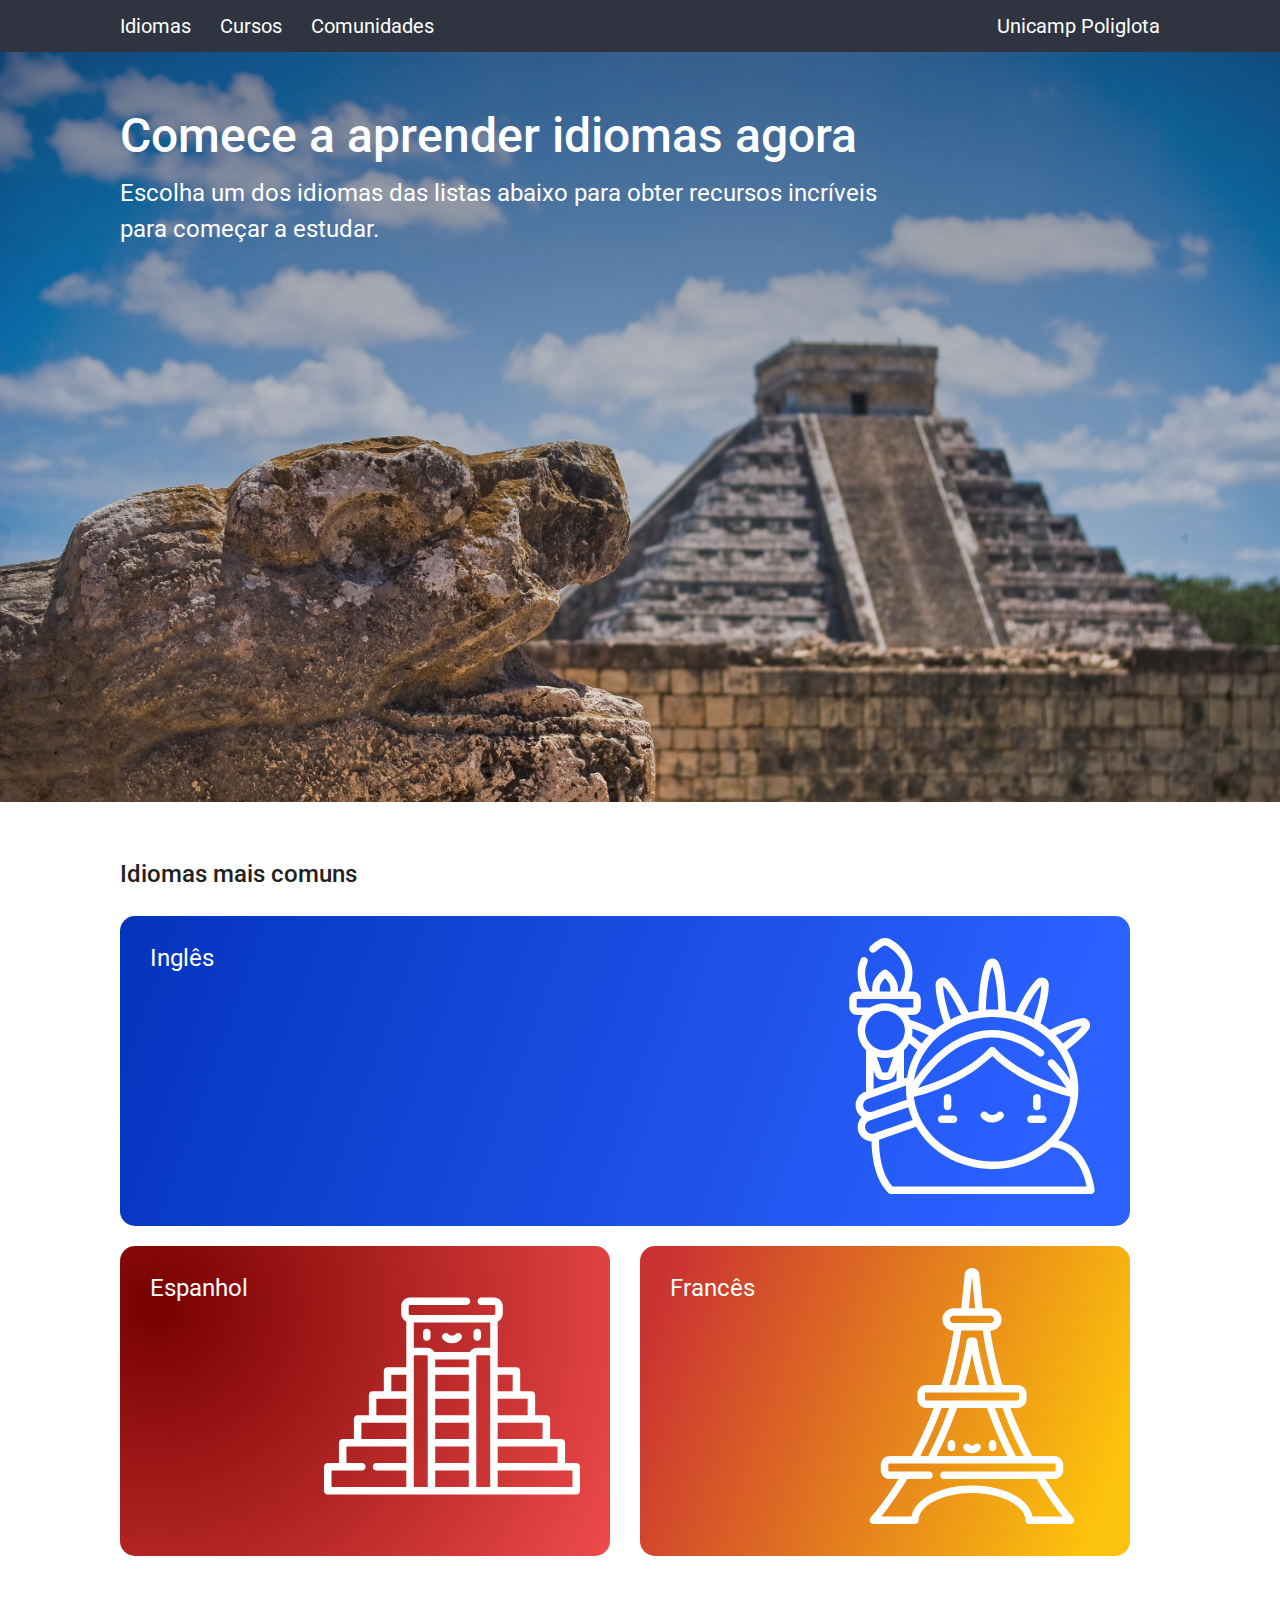
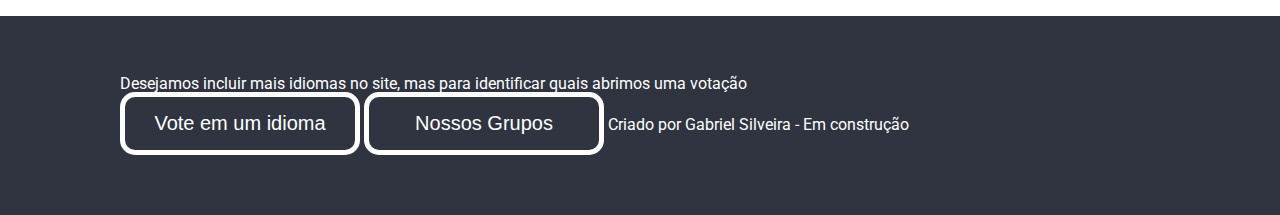
<file: index.html>
<!DOCTYPE html>
<html>
    <head>
        <title>Unicamp Poliglota</title>
        <meta name="viewport" content="width=device-width, initial-scale=1">
        <link href="https://fonts.googleapis.com/css2?family=Roboto:wght@100;300;400;700;900&display=swap" rel="stylesheet">
        <link rel="stylesheet" type="text/css" href="css/reset.css">
        <link rel="stylesheet" type="text/css" href="css/stylesheet.css">
    </head>
    <body>
        <div id="header">
            <nav id="menu-container">
                <ul>
                    <li>Idiomas</li>
                    <li>Cursos</li>
                    <li>Comunidades</li>
                </ul>
                
            </nav>
            <span id="logo">Unicamp Poliglota</span>
        </div>
        <section id="content-header">
            <div class="copy">
                <h1 class="title">Comece a aprender idiomas agora</h1>
                <p>Escolha um dos idiomas das listas abaixo para obter recursos incríveis para começar a estudar.</p>
                <!--<span class="footnote">*As listas são organizadas de acordo com cada árvore linguística a que o idioma pertence.</span>-->
            </div>
        </section>
        <div id="container">
            <section>
                <div class="section-header">
                    <h1 class="title">Idiomas mais comuns</h1>
                    <!--<span class="label">filtros</span>
                    <img width="16" height="16" src="images/filter.svg" alt="Filtros"/>-->
                </div>
                <div class="size-adjusted-flex-container">
                    <div class="card color1">
                        <h2>Inglês</h2>
                        <img class="card-image" width="256" height="256" src="images/icons/english.svg" alt="Filtros"/>
                    </div>
                </div>
                <div class="size-adjusted-flex-container">
                    <div class="card color3">
                        <h2>Espanhol</h2>
                        <img class="card-image" width="256" height="256" src="images/icons/spanish.svg" alt="Filtros"/>
                    </div>
                    <div class="card color2">
                        <h2>Francês</h2>
                        <img class="card-image" width="256" height="256" src="images/icons/french.svg" alt="Filtros"/>
                    </div>
                </div>
            </section>
            <!--
            <section>
                <div class="section-header">
                    <h1 class="title">Idiomas Germânicos</h1>
                    <span class="label">filtros</span>
                    <img width="16" height="16" src="images/filter.svg" alt="Filtros"/>
                </div>
                <div class="flex-container germanic">
                    <div class="card">
                        <h2>Inglês</h2>
                    </div>
                    <div class="card">
                        <h2>Alemão</h2>
                    </div>
                    <div class="card">
                        <h2>Holândes</h2>
                    </div>
                    <div class="card">
                        <h2>Sueco</h2>
                    </div>
                    <div class="card">
                        <h2>Noruegues</h2>
                    </div>
                    <div class="card">
                        <h2>Dinamarques</h2>
                    </div>
                </div>
            </section>
            <section>
                <div class="section-header">
                    <h1 class="title">Idiomas Latinos</h1>
                </div>
                <div class="flex-container latin">
                    <div class="card">
                        <h2>Espanhol</h2>
                    </div>
                    <div class="card">
                        <h2>Francês</h2>
                    </div>
                    <div class="card">
                        <h2>Italiano</h2>
                    </div>
                    <div class="card">
                        <h2>Romeno</h2>
                    </div>
                </div>
            </section>-->
        </div>
        <footer id="footer">
            <p>Desejamos incluir mais idiomas no site, mas para identificar quais abrimos uma votação</p>
            <button class="button">Vote em um idioma</button>
            <button class="button">Nossos Grupos</button>
            <span>Criado por Gabriel Silveira - Em construção</span>
        </footer>
        <script src="js/app.js"></script>
    </body>
</html>
</file>
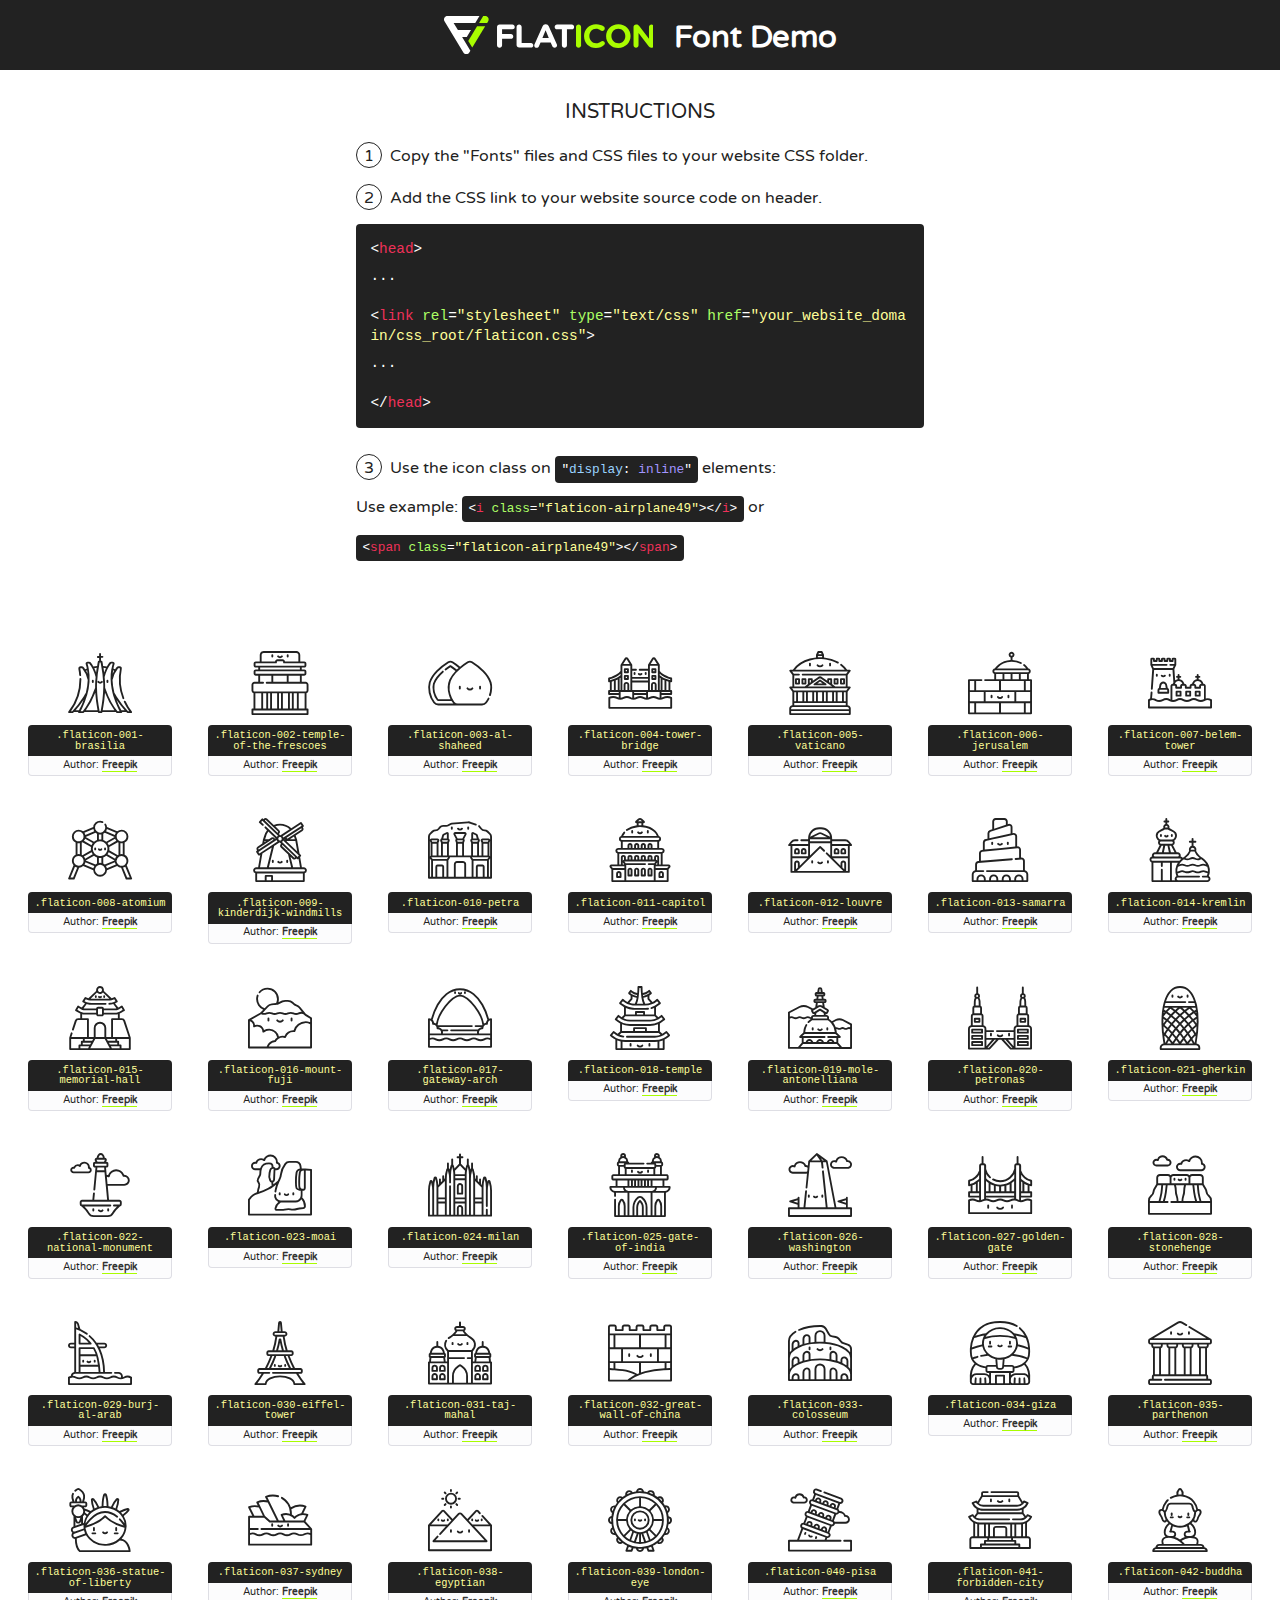
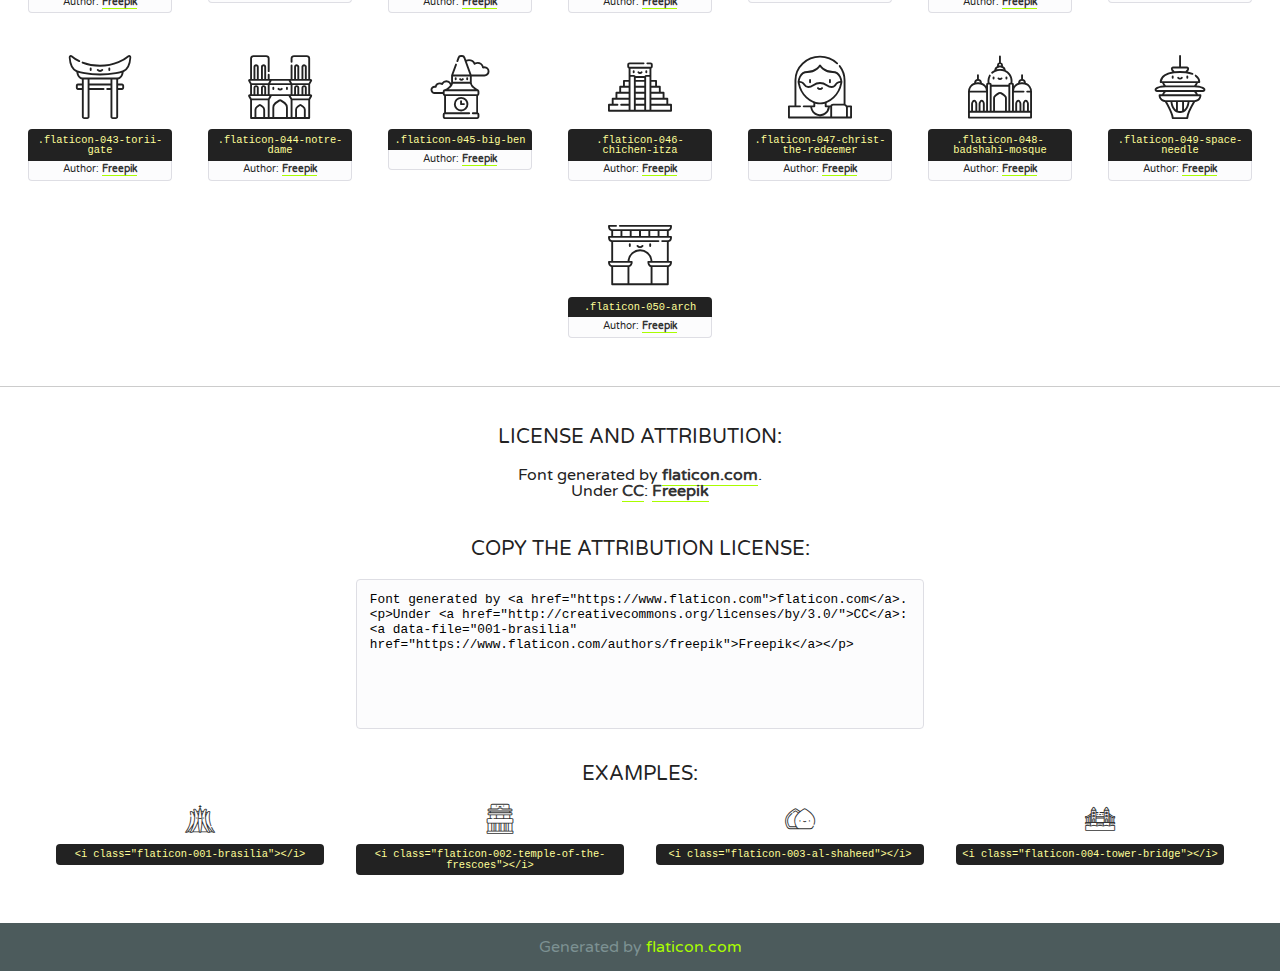
<file: images/809318-landmarks-monuments/font/flaticon.html>
<!DOCTYPE html>
<!--
  Flaticon icon font: Flaticon
  Creation date: 30/04/2018 08:19
-->
<html>
<!DOCTYPE html>
<html>

<head>
    <title>Flaticon WebFont</title>
    <link href="http://fonts.googleapis.com/css?family=Varela+Round" rel="stylesheet" type="text/css" />
    <link rel="stylesheet" type="text/css" href="flaticon.css">
    <meta charset="UTF-8">
    <style>
    html, body, div, span, applet, object, iframe,
    h1, h2, h3, h4, h5, h6, p, blockquote, pre,
    a, abbr, acronym, address, big, cite, code,
    del, dfn, em, img, ins, kbd, q, s, samp,
    small, strike, strong, sub, sup, tt, var,
    b, u, i, center,
    dl, dt, dd, ol, ul, li,
    fieldset, form, label, legend,
    table, caption, tbody, tfoot, thead, tr, th, td,
    article, aside, canvas, details, embed, 
    figure, figcaption, footer, header, hgroup, 
    menu, nav, output, ruby, section, summary,
    time, mark, audio, video {
        margin: 0;
        padding: 0;
        border: 0;
        font-size: 100%;
        font: inherit;
        vertical-align: baseline;
    }
    /* HTML5 display-role reset for older browsers */
    article, aside, details, figcaption, figure, 
    footer, header, hgroup, menu, nav, section {
        display: block;
    }
    body {
        line-height: 1;
    }
    ol, ul {
        list-style: none;
    }
    blockquote, q {
        quotes: none;
    }
    blockquote:before, blockquote:after,
    q:before, q:after {
        content: '';
        content: none;
    }
    table {
        border-collapse: collapse;
        border-spacing: 0;
    }
    body {
        font-family: 'Varela Round', Helvetica, Arial, sans-serif;
        font-size: 16px;
        color: #222;
    }
    a {
        color: #333;
        border-bottom: 1px solid #a9fd00;
        font-weight: bold;
        text-decoration: none;
    }
    * {
        -moz-box-sizing: border-box;
        -webkit-box-sizing: border-box;
        box-sizing: border-box;
        margin: 0;
        padding: 0;
    }
    [class^="flaticon-"]:before, [class*=" flaticon-"]:before, [class^="flaticon-"]:after, [class*=" flaticon-"]:after {
        font-family: Flaticon;
        font-size: 30px;
        font-style: normal;
        margin-left: 20px;
        color: #333;
    }
    .wrapper {
        max-width: 600px;
        margin: auto;
        padding: 0 1em;
    }
    .title {
        font-size: 1.25em;
        text-align: center;
        margin-bottom: 1em;
        text-transform: uppercase;
    }
    header {
        text-align: center;
        background-color: #222;
        color: #fff;
        padding: 1em;
    }
    header .logo {
        width: 210px;
        height: 38px;
        display: inline-block;
        vertical-align: middle;
        margin-right: 1em;
        border: none;
    }
    header strong {
        font-size: 1.95em;
        font-weight: bold;
        vertical-align: middle;
        margin-top: 5px;
        display: inline-block;
    }
    .demo {
        margin: 2em auto;
        line-height: 1.25em;
    }
    .demo ul li {
        margin-bottom: 1em;
    }
    .demo ul li .num {
        color: #222;
        border-radius: 20px;
        display: inline-block;
        width: 26px;
        padding: 3px;
        height: 26px;
        text-align: center;
        margin-right: 0.5em;
        border: 1px solid #222;
    }
    .demo ul li code {
        background-color: #222;
        border-radius: 4px;
        padding: 0.25em 0.5em;
        display: inline-block;
        color: #fff;
        font-family: Consolas,Monaco,Lucida Console,Liberation Mono,DejaVu Sans Mono,Bitstream Vera Sans Mono,Courier New, monospace;
        font-weight: lighter;
        margin-top: 1em;
        font-size: 0.8em;
        word-break: break-all;
    }
    .demo ul li code.big {
        padding: 1em;
        font-size: 0.9em;
    }
    .demo ul li code .red {
        color: #EF3159;
    }
    .demo ul li code .green {
        color: #ACFF65;
    }
    .demo ul li code .yellow {
        color: #FFFF99;
    }
    .demo ul li code .blue {
        color: #99D3FF;
    }
    .demo ul li code .purple {
        color: #A295FF;
    }
    .demo ul li code .dots {
        margin-top: 0.5em;
        display: block;
    }
    #glyphs {
        border-bottom: 1px solid #ccc;
        padding: 2em 0;
        text-align: center;
    }
    .glyph {
        display: inline-block;
        width: 9em;
        margin: 1em;
        text-align: center;
        vertical-align: top;
        background: #FFF;
    }
    .glyph .glyph-icon {
        padding: 10px;
        display: block;
        font-family:"Flaticon";
        font-size: 64px;
        line-height: 1;
    }
    .glyph .glyph-icon:before {
        font-size: 64px;
        color: #222;
        margin-left: 0;
    }
    .class-name {
        font-size: 0.65em;
        background-color: #222;
        color: #fff;
        border-radius: 4px 4px 0 0;
        padding: 0.5em;
        color: #FFFF99;
        font-family: Consolas,Monaco,Lucida Console,Liberation Mono,DejaVu Sans Mono,Bitstream Vera Sans Mono,Courier New, monospace;
    }
    .author-name {
        font-size: 0.6em;
        background-color: #fcfcfd;
        border: 1px solid #DEDEE4;
        border-top: 0;
        border-radius: 0 0 4px 4px;
        padding: 0.5em;
    }
    .class-name:last-child {
        font-size: 10px;
        color:#888;
    }
    .class-name:last-child a {
        font-size: 10px;
        color:#555;
    }
    .class-name:last-child a:hover {
        color:#a9fd00;
    }
    .glyph > input {
        display: block;
        width: 100px;
        margin: 5px auto;
        text-align: center;
        font-size: 12px;
        cursor: text;
    }
    .glyph > input.icon-input {
        font-family:"Flaticon";
        font-size: 16px;
        margin-bottom: 10px;
    }
    .attribution .title {
        margin-top: 2em;
    }
    .attribution textarea {
        background-color: #fcfcfd;
        padding: 1em;
        border: none;
        box-shadow: none;
        border: 1px solid #DEDEE4;
        border-radius: 4px;
        resize: none;
        width: 100%;
        height: 150px;
        font-size: 0.8em;
        font-family: Consolas,Monaco,Lucida Console,Liberation Mono,DejaVu Sans Mono,Bitstream Vera Sans Mono,Courier New, monospace;
        -webkit-appearance: none;
    }
    .iconsuse {
        margin: 2em auto;
        text-align: center;
        max-width: 1200px;
    }
    .iconsuse:after {
        content: '';
        display: table;
        clear: both;
    }
    .iconsuse .image {
        float: left;
        width: 25%;
        padding: 0 1em;
    }
    .iconsuse .image p {
        margin-bottom: 1em;
    }
    .iconsuse .image span {
        display: block;
        font-size: 0.65em;
        background-color: #222;
        color: #fff;
        border-radius: 4px;
        padding: 0.5em;
        color: #FFFF99;
        margin-top: 1em;
        font-family: Consolas,Monaco,Lucida Console,Liberation Mono,DejaVu Sans Mono,Bitstream Vera Sans Mono,Courier New, monospace;
    }
    #footer {
        text-align: center;
        background-color: #4C5B5C;
        color: #7c9192;
        padding: 1em;
    }
    #footer a {
        border: none;
        color: #a9fd00;
        font-weight: normal;
    }
    @media (max-width: 960px) {
        .iconsuse .image {
            width: 50%;
        }
    }
    @media (max-width: 560px) {
        .iconsuse .image {
            width: 100%;
        }
    }
    </style>
</head>

<body class="characters-off">

    <header>
        <a href="https://www.flaticon.com" target="_blank" class="logo">
            <svg version="1.1" xmlns="http://www.w3.org/2000/svg" xmlns:xlink="http://www.w3.org/1999/xlink" xmlns:a="http://ns.adobe.com/AdobeSVGViewerExtensions/3.0/" viewBox="0 0 560.875 102.036" enable-background="new 0 0 560.875 102.036" xml:space="preserve">
                <defs>
                </defs>
                <g>
                    <g class="letters">
                        <path fill="#ffffff" d="M141.596,29.675c0-3.777,2.985-6.767,6.764-6.767h34.438c3.426,0,6.15,2.728,6.15,6.15
                        c0,3.43-2.724,6.149-6.15,6.149h-27.674v13.091h23.719c3.429,0,6.151,2.724,6.151,6.15c0,3.43-2.723,6.149-6.151,6.149h-23.719
                        v17.574c0,3.773-2.986,6.761-6.764,6.761c-3.779,0-6.764-2.989-6.764-6.761V29.675z"></path>
                        <path fill="#ffffff" d="M193.844,29.149c0-3.781,2.985-6.767,6.764-6.767c3.776,0,6.763,2.985,6.763,6.767v42.957h25.039
                        c3.426,0,6.149,2.726,6.149,6.153c0,3.425-2.723,6.15-6.149,6.15h-31.802c-3.779,0-6.764-2.986-6.764-6.768V29.149z"></path>
                        <path fill="#ffffff" d="M241.891,75.71l21.438-48.407c1.492-3.341,4.215-5.357,7.906-5.357h0.792
                        c3.686,0,6.323,2.017,7.815,5.357l21.439,48.407c0.436,0.967,0.701,1.845,0.701,2.723c0,3.602-2.809,6.501-6.414,6.501
                        c-3.161,0-5.269-1.845-6.499-4.655l-4.132-9.661h-27.059l-4.301,10.102c-1.144,2.631-3.426,4.214-6.237,4.214
                        c-3.517,0-6.24-2.81-6.24-6.325C241.1,77.64,241.451,76.677,241.891,75.71z M279.932,58.666l-8.521-20.297l-8.526,20.297H279.932
                        z"></path>
                        <path fill="#ffffff" d="M314.864,35.387H301.86c-3.429,0-6.239-2.813-6.239-6.238c0-3.429,2.811-6.24,6.239-6.24h39.533
                        c3.426,0,6.237,2.811,6.237,6.24c0,3.425-2.811,6.238-6.237,6.238h-13.001v42.785c0,3.773-2.99,6.761-6.764,6.761
                        c-3.779,0-6.764-2.989-6.764-6.761V35.387z"></path>
                        <path fill="#A9FD00" d="M352.615,29.149c0-3.781,2.985-6.767,6.767-6.767c3.774,0,6.761,2.985,6.761,6.767v49.024
                        c0,3.773-2.987,6.761-6.761,6.761c-3.781,0-6.767-2.989-6.767-6.761V29.149z"></path>
                        <path fill="#A9FD00" d="M374.132,53.836v-0.179c0-17.481,13.178-31.801,32.065-31.801c9.22,0,15.459,2.458,20.557,6.238
                        c1.402,1.054,2.637,2.985,2.637,5.357c0,3.692-2.985,6.59-6.681,6.59c-1.845,0-3.071-0.702-4.044-1.319
                        c-3.776-2.813-7.729-4.393-12.562-4.393c-10.364,0-17.831,8.611-17.831,19.154v0.173c0,10.542,7.291,19.329,17.831,19.329
                        c5.715,0,9.492-1.756,13.359-4.834c1.049-0.874,2.458-1.491,4.039-1.491c3.429,0,6.325,2.813,6.325,6.236
                        c0,2.106-1.056,3.78-2.282,4.834c-5.539,4.834-12.036,7.733-21.878,7.733C387.572,85.464,374.132,71.493,374.132,53.836z"></path>
                        <path fill="#A9FD00" d="M433.009,53.836v-0.179c0-17.481,13.79-31.801,32.766-31.801c18.981,0,32.592,14.143,32.592,31.628v0.173
                        c0,17.483-13.785,31.807-32.769,31.807C446.625,85.464,433.009,71.32,433.009,53.836z M484.224,53.836v-0.179
                        c0-10.539-7.725-19.326-18.626-19.326c-10.893,0-18.449,8.611-18.449,19.154v0.173c0,10.542,7.73,19.329,18.626,19.329
                        C476.676,72.986,484.224,64.378,484.224,53.836z"></path>
                        <path fill="#A9FD00" d="M506.233,29.321c0-3.774,2.99-6.763,6.767-6.763h1.401c3.252,0,5.183,1.583,7.029,3.953l26.093,34.265
                        V29.059c0-3.692,2.99-6.677,6.681-6.677c3.683,0,6.671,2.985,6.671,6.677v48.934c0,3.78-2.987,6.765-6.764,6.765h-0.436
                        c-3.257,0-5.188-1.581-7.034-3.953l-27.056-35.492v32.944c0,3.687-2.985,6.676-6.678,6.676c-3.683,0-6.673-2.989-6.673-6.676
                        V29.321z"></path>
                    </g>
                    <g class="insignia">
                        <path fill="#ffffff" d="M48.372,56.137h12.517l11.156-18.537H37.186L25.688,18.539h57.825L94.668,0H9.271
                        C5.925,0,2.842,1.801,1.198,4.716c-1.644,2.907-1.593,6.482,0.134,9.343l50.38,83.501c1.678,2.781,4.689,4.476,7.938,4.476
                        c3.246,0,6.257-1.695,7.935-4.476l2.898-4.804L48.372,56.137z"></path>
                        <g class="i">
                            <path fill="#A9FD00" d="M93.575,18.539h0.031v0.004l21.652,0.004l2.705-4.488c1.727-2.861,1.778-6.436,0.133-9.343
                            C116.454,1.801,113.371,0,110.026,0h-5.294L93.575,18.539z"></path>
                            <polygon fill="#A9FD00" points="88.291,27.356 64.725,66.486 75.519,84.404 109.942,27.356"></polygon>
                        </g>
                    </g>
                </g>
            </svg>
        </a>
        <strong>Font Demo</strong>
    </header>


    <section class="demo wrapper">

        <p class="title">Instructions</p>

        <ul>
            <li>
                <span class="num">1</span>Copy the "Fonts" files and CSS files to your website CSS folder.
            </li>
            <li>
                <span class="num">2</span>Add the CSS link to your website source code on header.
                <code class="big">
                    &lt;<span class="red">head</span>&gt;
                    <br/><span class="dots">...</span>
                    <br/>&lt;<span class="red">link</span> <span class="green">rel</span>=<span class="yellow">"stylesheet"</span> <span class="green">type</span>=<span class="yellow">"text/css"</span> <span class="green">href</span>=<span class="yellow">"your_website_domain/css_root/flaticon.css"</span>&gt;
                    <br/><span class="dots">...</span>
                    <br/>&lt;/<span class="red">head</span>&gt;
                </code>
            </li>

            <li>
                <p>
                    <span class="num">3</span>Use the icon class on <code>"<span class="blue">display</span>:<span class="purple"> inline</span>"</code> elements:
                    <br />
                    Use example: <code>&lt;<span class="red">i</span> <span class="green">class</span>=<span class="yellow">&quot;flaticon-airplane49&quot;</span>&gt;&lt;/<span class="red">i</span>&gt;</code> or <code>&lt;<span class="red">span</span> <span class="green">class</span>=<span class="yellow">&quot;flaticon-airplane49&quot;</span>&gt;&lt;/<span class="red">span</span>&gt;</code>
            </li>
        </ul>

    </section>




   <section id="glyphs">          
    
      
        <div class="glyph"><div class="glyph-icon flaticon-001-brasilia"></div>
            <div class="class-name">.flaticon-001-brasilia</div>
            <div class="author-name">Author: <a data-file="001-brasilia" href="https://www.flaticon.com/authors/freepik">Freepik</a> </div> 
        </div>        
        
        <div class="glyph"><div class="glyph-icon flaticon-002-temple-of-the-frescoes"></div>
            <div class="class-name">.flaticon-002-temple-of-the-frescoes</div>
            <div class="author-name">Author: <a data-file="002-temple-of-the-frescoes" href="https://www.flaticon.com/authors/freepik">Freepik</a> </div> 
        </div>        
        
        <div class="glyph"><div class="glyph-icon flaticon-003-al-shaheed"></div>
            <div class="class-name">.flaticon-003-al-shaheed</div>
            <div class="author-name">Author: <a data-file="003-al-shaheed" href="https://www.flaticon.com/authors/freepik">Freepik</a> </div> 
        </div>        
        
        <div class="glyph"><div class="glyph-icon flaticon-004-tower-bridge"></div>
            <div class="class-name">.flaticon-004-tower-bridge</div>
            <div class="author-name">Author: <a data-file="004-tower-bridge" href="https://www.flaticon.com/authors/freepik">Freepik</a> </div> 
        </div>        
        
        <div class="glyph"><div class="glyph-icon flaticon-005-vaticano"></div>
            <div class="class-name">.flaticon-005-vaticano</div>
            <div class="author-name">Author: <a data-file="005-vaticano" href="https://www.flaticon.com/authors/freepik">Freepik</a> </div> 
        </div>        
        
        <div class="glyph"><div class="glyph-icon flaticon-006-jerusalem"></div>
            <div class="class-name">.flaticon-006-jerusalem</div>
            <div class="author-name">Author: <a data-file="006-jerusalem" href="https://www.flaticon.com/authors/freepik">Freepik</a> </div> 
        </div>        
        
        <div class="glyph"><div class="glyph-icon flaticon-007-belem-tower"></div>
            <div class="class-name">.flaticon-007-belem-tower</div>
            <div class="author-name">Author: <a data-file="007-belem-tower" href="https://www.flaticon.com/authors/freepik">Freepik</a> </div> 
        </div>        
        
        <div class="glyph"><div class="glyph-icon flaticon-008-atomium"></div>
            <div class="class-name">.flaticon-008-atomium</div>
            <div class="author-name">Author: <a data-file="008-atomium" href="https://www.flaticon.com/authors/freepik">Freepik</a> </div> 
        </div>        
        
        <div class="glyph"><div class="glyph-icon flaticon-009-kinderdijk-windmills"></div>
            <div class="class-name">.flaticon-009-kinderdijk-windmills</div>
            <div class="author-name">Author: <a data-file="009-kinderdijk-windmills" href="https://www.flaticon.com/authors/freepik">Freepik</a> </div> 
        </div>        
        
        <div class="glyph"><div class="glyph-icon flaticon-010-petra"></div>
            <div class="class-name">.flaticon-010-petra</div>
            <div class="author-name">Author: <a data-file="010-petra" href="https://www.flaticon.com/authors/freepik">Freepik</a> </div> 
        </div>        
        
        <div class="glyph"><div class="glyph-icon flaticon-011-capitol"></div>
            <div class="class-name">.flaticon-011-capitol</div>
            <div class="author-name">Author: <a data-file="011-capitol" href="https://www.flaticon.com/authors/freepik">Freepik</a> </div> 
        </div>        
        
        <div class="glyph"><div class="glyph-icon flaticon-012-louvre"></div>
            <div class="class-name">.flaticon-012-louvre</div>
            <div class="author-name">Author: <a data-file="012-louvre" href="https://www.flaticon.com/authors/freepik">Freepik</a> </div> 
        </div>        
        
        <div class="glyph"><div class="glyph-icon flaticon-013-samarra"></div>
            <div class="class-name">.flaticon-013-samarra</div>
            <div class="author-name">Author: <a data-file="013-samarra" href="https://www.flaticon.com/authors/freepik">Freepik</a> </div> 
        </div>        
        
        <div class="glyph"><div class="glyph-icon flaticon-014-kremlin"></div>
            <div class="class-name">.flaticon-014-kremlin</div>
            <div class="author-name">Author: <a data-file="014-kremlin" href="https://www.flaticon.com/authors/freepik">Freepik</a> </div> 
        </div>        
        
        <div class="glyph"><div class="glyph-icon flaticon-015-memorial-hall"></div>
            <div class="class-name">.flaticon-015-memorial-hall</div>
            <div class="author-name">Author: <a data-file="015-memorial-hall" href="https://www.flaticon.com/authors/freepik">Freepik</a> </div> 
        </div>        
        
        <div class="glyph"><div class="glyph-icon flaticon-016-mount-fuji"></div>
            <div class="class-name">.flaticon-016-mount-fuji</div>
            <div class="author-name">Author: <a data-file="016-mount-fuji" href="https://www.flaticon.com/authors/freepik">Freepik</a> </div> 
        </div>        
        
        <div class="glyph"><div class="glyph-icon flaticon-017-gateway-arch"></div>
            <div class="class-name">.flaticon-017-gateway-arch</div>
            <div class="author-name">Author: <a data-file="017-gateway-arch" href="https://www.flaticon.com/authors/freepik">Freepik</a> </div> 
        </div>        
        
        <div class="glyph"><div class="glyph-icon flaticon-018-temple"></div>
            <div class="class-name">.flaticon-018-temple</div>
            <div class="author-name">Author: <a data-file="018-temple" href="https://www.flaticon.com/authors/freepik">Freepik</a> </div> 
        </div>        
        
        <div class="glyph"><div class="glyph-icon flaticon-019-mole-antonelliana"></div>
            <div class="class-name">.flaticon-019-mole-antonelliana</div>
            <div class="author-name">Author: <a data-file="019-mole-antonelliana" href="https://www.flaticon.com/authors/freepik">Freepik</a> </div> 
        </div>        
        
        <div class="glyph"><div class="glyph-icon flaticon-020-petronas"></div>
            <div class="class-name">.flaticon-020-petronas</div>
            <div class="author-name">Author: <a data-file="020-petronas" href="https://www.flaticon.com/authors/freepik">Freepik</a> </div> 
        </div>        
        
        <div class="glyph"><div class="glyph-icon flaticon-021-gherkin"></div>
            <div class="class-name">.flaticon-021-gherkin</div>
            <div class="author-name">Author: <a data-file="021-gherkin" href="https://www.flaticon.com/authors/freepik">Freepik</a> </div> 
        </div>        
        
        <div class="glyph"><div class="glyph-icon flaticon-022-national-monument"></div>
            <div class="class-name">.flaticon-022-national-monument</div>
            <div class="author-name">Author: <a data-file="022-national-monument" href="https://www.flaticon.com/authors/freepik">Freepik</a> </div> 
        </div>        
        
        <div class="glyph"><div class="glyph-icon flaticon-023-moai"></div>
            <div class="class-name">.flaticon-023-moai</div>
            <div class="author-name">Author: <a data-file="023-moai" href="https://www.flaticon.com/authors/freepik">Freepik</a> </div> 
        </div>        
        
        <div class="glyph"><div class="glyph-icon flaticon-024-milan"></div>
            <div class="class-name">.flaticon-024-milan</div>
            <div class="author-name">Author: <a data-file="024-milan" href="https://www.flaticon.com/authors/freepik">Freepik</a> </div> 
        </div>        
        
        <div class="glyph"><div class="glyph-icon flaticon-025-gate-of-india"></div>
            <div class="class-name">.flaticon-025-gate-of-india</div>
            <div class="author-name">Author: <a data-file="025-gate-of-india" href="https://www.flaticon.com/authors/freepik">Freepik</a> </div> 
        </div>        
        
        <div class="glyph"><div class="glyph-icon flaticon-026-washington"></div>
            <div class="class-name">.flaticon-026-washington</div>
            <div class="author-name">Author: <a data-file="026-washington" href="https://www.flaticon.com/authors/freepik">Freepik</a> </div> 
        </div>        
        
        <div class="glyph"><div class="glyph-icon flaticon-027-golden-gate"></div>
            <div class="class-name">.flaticon-027-golden-gate</div>
            <div class="author-name">Author: <a data-file="027-golden-gate" href="https://www.flaticon.com/authors/freepik">Freepik</a> </div> 
        </div>        
        
        <div class="glyph"><div class="glyph-icon flaticon-028-stonehenge"></div>
            <div class="class-name">.flaticon-028-stonehenge</div>
            <div class="author-name">Author: <a data-file="028-stonehenge" href="https://www.flaticon.com/authors/freepik">Freepik</a> </div> 
        </div>        
        
        <div class="glyph"><div class="glyph-icon flaticon-029-burj-al-arab"></div>
            <div class="class-name">.flaticon-029-burj-al-arab</div>
            <div class="author-name">Author: <a data-file="029-burj-al-arab" href="https://www.flaticon.com/authors/freepik">Freepik</a> </div> 
        </div>        
        
        <div class="glyph"><div class="glyph-icon flaticon-030-eiffel-tower"></div>
            <div class="class-name">.flaticon-030-eiffel-tower</div>
            <div class="author-name">Author: <a data-file="030-eiffel-tower" href="https://www.flaticon.com/authors/freepik">Freepik</a> </div> 
        </div>        
        
        <div class="glyph"><div class="glyph-icon flaticon-031-taj-mahal"></div>
            <div class="class-name">.flaticon-031-taj-mahal</div>
            <div class="author-name">Author: <a data-file="031-taj-mahal" href="https://www.flaticon.com/authors/freepik">Freepik</a> </div> 
        </div>        
        
        <div class="glyph"><div class="glyph-icon flaticon-032-great-wall-of-china"></div>
            <div class="class-name">.flaticon-032-great-wall-of-china</div>
            <div class="author-name">Author: <a data-file="032-great-wall-of-china" href="https://www.flaticon.com/authors/freepik">Freepik</a> </div> 
        </div>        
        
        <div class="glyph"><div class="glyph-icon flaticon-033-colosseum"></div>
            <div class="class-name">.flaticon-033-colosseum</div>
            <div class="author-name">Author: <a data-file="033-colosseum" href="https://www.flaticon.com/authors/freepik">Freepik</a> </div> 
        </div>        
        
        <div class="glyph"><div class="glyph-icon flaticon-034-giza"></div>
            <div class="class-name">.flaticon-034-giza</div>
            <div class="author-name">Author: <a data-file="034-giza" href="https://www.flaticon.com/authors/freepik">Freepik</a> </div> 
        </div>        
        
        <div class="glyph"><div class="glyph-icon flaticon-035-parthenon"></div>
            <div class="class-name">.flaticon-035-parthenon</div>
            <div class="author-name">Author: <a data-file="035-parthenon" href="https://www.flaticon.com/authors/freepik">Freepik</a> </div> 
        </div>        
        
        <div class="glyph"><div class="glyph-icon flaticon-036-statue-of-liberty"></div>
            <div class="class-name">.flaticon-036-statue-of-liberty</div>
            <div class="author-name">Author: <a data-file="036-statue-of-liberty" href="https://www.flaticon.com/authors/freepik">Freepik</a> </div> 
        </div>        
        
        <div class="glyph"><div class="glyph-icon flaticon-037-sydney"></div>
            <div class="class-name">.flaticon-037-sydney</div>
            <div class="author-name">Author: <a data-file="037-sydney" href="https://www.flaticon.com/authors/freepik">Freepik</a> </div> 
        </div>        
        
        <div class="glyph"><div class="glyph-icon flaticon-038-egyptian"></div>
            <div class="class-name">.flaticon-038-egyptian</div>
            <div class="author-name">Author: <a data-file="038-egyptian" href="https://www.flaticon.com/authors/freepik">Freepik</a> </div> 
        </div>        
        
        <div class="glyph"><div class="glyph-icon flaticon-039-london-eye"></div>
            <div class="class-name">.flaticon-039-london-eye</div>
            <div class="author-name">Author: <a data-file="039-london-eye" href="https://www.flaticon.com/authors/freepik">Freepik</a> </div> 
        </div>        
        
        <div class="glyph"><div class="glyph-icon flaticon-040-pisa"></div>
            <div class="class-name">.flaticon-040-pisa</div>
            <div class="author-name">Author: <a data-file="040-pisa" href="https://www.flaticon.com/authors/freepik">Freepik</a> </div> 
        </div>        
        
        <div class="glyph"><div class="glyph-icon flaticon-041-forbidden-city"></div>
            <div class="class-name">.flaticon-041-forbidden-city</div>
            <div class="author-name">Author: <a data-file="041-forbidden-city" href="https://www.flaticon.com/authors/freepik">Freepik</a> </div> 
        </div>        
        
        <div class="glyph"><div class="glyph-icon flaticon-042-buddha"></div>
            <div class="class-name">.flaticon-042-buddha</div>
            <div class="author-name">Author: <a data-file="042-buddha" href="https://www.flaticon.com/authors/freepik">Freepik</a> </div> 
        </div>        
        
        <div class="glyph"><div class="glyph-icon flaticon-043-torii-gate"></div>
            <div class="class-name">.flaticon-043-torii-gate</div>
            <div class="author-name">Author: <a data-file="043-torii-gate" href="https://www.flaticon.com/authors/freepik">Freepik</a> </div> 
        </div>        
        
        <div class="glyph"><div class="glyph-icon flaticon-044-notre-dame"></div>
            <div class="class-name">.flaticon-044-notre-dame</div>
            <div class="author-name">Author: <a data-file="044-notre-dame" href="https://www.flaticon.com/authors/freepik">Freepik</a> </div> 
        </div>        
        
        <div class="glyph"><div class="glyph-icon flaticon-045-big-ben"></div>
            <div class="class-name">.flaticon-045-big-ben</div>
            <div class="author-name">Author: <a data-file="045-big-ben" href="https://www.flaticon.com/authors/freepik">Freepik</a> </div> 
        </div>        
        
        <div class="glyph"><div class="glyph-icon flaticon-046-chichen-itza"></div>
            <div class="class-name">.flaticon-046-chichen-itza</div>
            <div class="author-name">Author: <a data-file="046-chichen-itza" href="https://www.flaticon.com/authors/freepik">Freepik</a> </div> 
        </div>        
        
        <div class="glyph"><div class="glyph-icon flaticon-047-christ-the-redeemer"></div>
            <div class="class-name">.flaticon-047-christ-the-redeemer</div>
            <div class="author-name">Author: <a data-file="047-christ-the-redeemer" href="https://www.flaticon.com/authors/freepik">Freepik</a> </div> 
        </div>        
        
        <div class="glyph"><div class="glyph-icon flaticon-048-badshahi-mosque"></div>
            <div class="class-name">.flaticon-048-badshahi-mosque</div>
            <div class="author-name">Author: <a data-file="048-badshahi-mosque" href="https://www.flaticon.com/authors/freepik">Freepik</a> </div> 
        </div>        
        
        <div class="glyph"><div class="glyph-icon flaticon-049-space-needle"></div>
            <div class="class-name">.flaticon-049-space-needle</div>
            <div class="author-name">Author: <a data-file="049-space-needle" href="https://www.flaticon.com/authors/freepik">Freepik</a> </div> 
        </div>        
        
        <div class="glyph"><div class="glyph-icon flaticon-050-arch"></div>
            <div class="class-name">.flaticon-050-arch</div>
            <div class="author-name">Author: <a data-file="050-arch" href="https://www.flaticon.com/authors/freepik">Freepik</a> </div> 
        </div>        
        

    </section>



    <section class="attribution wrapper"   style="text-align:center;">

      <div class="title">License and attribution:</div><div class="attrDiv">Font generated by <a href="https://www.flaticon.com">flaticon.com</a>. <div><p>Under <a href="http://creativecommons.org/licenses/by/3.0/">CC</a>: <a data-file="001-brasilia" href="https://www.flaticon.com/authors/freepik">Freepik</a></p>  </div>
      </div>
      <div class="title">Copy the Attribution License:</div>

    <textarea onclick="this.focus();this.select();">Font generated by &lt;a href=&quot;https://www.flaticon.com&quot;&gt;flaticon.com&lt;/a&gt;. <p>Under <a href="http://creativecommons.org/licenses/by/3.0/">CC</a>: <a data-file="001-brasilia" href="https://www.flaticon.com/authors/freepik">Freepik</a></p>  
     </textarea>

    </section>

    <section class="iconsuse">

          <div class="title">Examples:</div>            
             
            <div class="image">
                <p>
                    <i class="glyph-icon flaticon-001-brasilia"></i> 
                    <span>&lt;i class=&quot;flaticon-001-brasilia&quot;&gt;&lt;/i&gt;</span>
                </p>
            </div>
            
            <div class="image">
                <p>
                    <i class="glyph-icon flaticon-002-temple-of-the-frescoes"></i> 
                    <span>&lt;i class=&quot;flaticon-002-temple-of-the-frescoes&quot;&gt;&lt;/i&gt;</span>
                </p>
            </div>
            
            <div class="image">
                <p>
                    <i class="glyph-icon flaticon-003-al-shaheed"></i> 
                    <span>&lt;i class=&quot;flaticon-003-al-shaheed&quot;&gt;&lt;/i&gt;</span>
                </p>
            </div>
            
            <div class="image">
                <p>
                    <i class="glyph-icon flaticon-004-tower-bridge"></i> 
                    <span>&lt;i class=&quot;flaticon-004-tower-bridge&quot;&gt;&lt;/i&gt;</span>
                </p>
            </div>
                       
        </div>
                            
    </section>

<div id="footer">
    <div>Generated by <a href="https://www.flaticon.com">flaticon.com</a>
    </div>
</div>



</body>
</html>
</file>
<file: css/stylesheet.css>
@charset "UTF-8";
/*LAYOUT*/
/*TYPOGRAPHY*/
/*low text page*/
/*for content in page*/
/*BIGGEST FONT SIZE*/
/*content page*/
/*based on Medium*/
/*font-families*/
/*colors*/
/*$primary: ;
$secondary: ;*/
/*gradients*/
/*$disabled-card:*/
body {
  font-family: "Roboto", sans-serif;
}

/*Layout*/
#header {
  padding: 1em 120px;
  height: auto;
  background-color: #2F3440;
  color: #fff;
}

#menu-container {
  display: inline-block;
  width: 50%;
}
#menu-container ul {
  text-align: left;
}
#menu-container ul li {
  display: inline-block;
  font-size: 1.25em;
  width: 0 auto;
  margin-right: 25px;
}

#logo {
  font-size: 1.25em;
  float: right;
}

#container {
  padding-left: 120px;
  margin-bottom: 60px;
}

#content-header {
  background-image: linear-gradient(to bottom, rgba(32, 38, 57, 0.5), rgba(63, 76, 119, 0)), url(../images/hero-image4.jpg);
  background-repeat: no-repeat;
  -webkit-background-size: cover;
  -moz-background-size: cover;
  -o-background-size: cover;
  background-size: cover;
  /*background-image: $neutral-gradient;*/
  padding: 60px 120px;
  margin-bottom: 60px;
  height: 70vh;
  vertical-align: text-bottom;
}
#content-header .copy {
  color: #fff;
}
#content-header .copy .title {
  font-size: 3em;
  font-weight: 500;
  margin-bottom: 15px;
}
#content-header .copy p {
  max-width: 800px;
  font-size: 1.5em;
  line-height: 150%;
}

#footer {
  background-color: #2F3440;
  color: #fff;
  padding: 60px 120px;
}

/*Section Header*/
.section-header .title {
  font-size: 1.5em;
  font-weight: 500;
  margin-bottom: 10px;
  display: inline-block;
}

.label {
  font-size: 0.75em;
  margin-left: 15px;
}

/*Flex and Cards*/
.size-adjusted-flex-container {
  /*direction: rtl;*/
  margin-top: 20px;
  margin-right: 120px;
  display: flex;
}
.size-adjusted-flex-container .card {
  flex-basis: 300px;
  flex-grow: 1;
  height: 250px;
  margin-right: 30px;
  padding: 30px;
  border-radius: 15px;
  color: #fff;
  direction: ltr;
}

.flex-container {
  /*direction: rtl;*/
  margin-top: 20px;
  display: flex;
  justify-content: space-between;
  flex-wrap: nowrap;
  overflow-x: auto;
}
.flex-container .card {
  flex-basis: 300px;
  flex-shrink: 0;
  margin-right: 30px;
  padding: 30px;
  border-radius: 15px;
  color: #fff;
  direction: ltr;
}
.flex-container .card:last-of-type {
  margin-right: 0;
}

/*.card:first-of-type{ /*aqui é tudo invertido, pq o first vira last por conta do dir trocado do pai flex-container*/
/*  margin-right:120px;
}*/
.card {
  font-size: 1.5em;
  font-weight: 400;
}

.germanic .card {
  background-image: linear-gradient(180.7deg, #0332ba -3.6%, #2a61ff 87.9%);
}

.latin .card {
  background-image: linear-gradient(112.1deg, #202639 11.4%, #3f4c77 70.2%);
  /*adicionar media querries!!!*/
}

.color1 {
  background-image: linear-gradient(109.7deg, #0332ba -3.6%, #2a61ff 87.9%);
}

.color2 {
  background-image: linear-gradient(109.7deg, #ca3232 5.7%, #fcc30c 92.4%);
}

.color3 {
  background-image: radial-gradient(circle farthest-corner at 7.2% 19%, #780000 0%, #ef4b4b 100.2%);
  /*background-image: linear-gradient( 112.1deg,  rgba(32,38,57,1) 11.4%, rgba(63,76,119,1) 70.2% );/*adicionar media querries!!!*/
}

/*Buttons*/
.button {
  border: none;
  border-radius: 15px;
  font-size: 26;
  color: #fff;
  padding: 15px 25px;
  text-align: center;
  width: 240px;
  min-width: 240px;
}

#footer .button {
  background-color: #2F3440;
  border: #fff 5px solid;
  border-radius: 15px;
  font-size: 1.25em;
  color: #fff;
  padding: 15px 25px;
  text-align: center;
  width: 240px;
  min-width: 240px;
}

/*Misc*/
.footnote {
  display: inline-block;
  color: #cccccc;
  font-size: 0.75em;
  line-height: 150%;
  margin-top: 10px;
}

.card-image {
  position: relative;
  top: -32px;
  margin-left: calc(100% - 256px);
}

@media screen and (max-width: 540px) {
  .size-adjusted-flex-container {
    /*direction: rtl;*/
    flex-direction: column;
  }

  .size-adjusted-flex-container .card {
    margin-right: 0;
  }

  #container {
    padding-left: 30px;
    margin-bottom: 60px;
  }

  .section-header {
    text-align: center;
  }

  .size-adjusted-flex-container {
    /*direction: rtl;*/
    margin-top: 20px;
    margin-right: 30px;
    display: flex;
  }

  .card {
    text-align: center;
    margin-bottom: 60px;
  }

  .card-image {
    position: relative;
    top: 0;
    margin-top: 15px;
    margin-left: 0;
  }
}

/*# sourceMappingURL=stylesheet.css.map */
</file>
<file: images/809318-landmarks-monuments/font/flaticon.css>
/*
  	Flaticon icon font: Flaticon
  	Creation date: 30/04/2018 08:19
  	*/

@font-face {
  font-family: "Flaticon";
  src: url("./Flaticon.eot");
  src: url("./Flaticon.eot?#iefix") format("embedded-opentype"),
       url("./Flaticon.woff") format("woff"),
       url("./Flaticon.ttf") format("truetype"),
       url("./Flaticon.svg#Flaticon") format("svg");
  font-weight: normal;
  font-style: normal;
}

@media screen and (-webkit-min-device-pixel-ratio:0) {
  @font-face {
    font-family: "Flaticon";
    src: url("./Flaticon.svg#Flaticon") format("svg");
  }
}

[class^="flaticon-"]:before, [class*=" flaticon-"]:before,
[class^="flaticon-"]:after, [class*=" flaticon-"]:after {   
  font-family: Flaticon;
        font-size: 20px;
font-style: normal;
margin-left: 20px;
}

.flaticon-001-brasilia:before { content: "\f100"; }
.flaticon-002-temple-of-the-frescoes:before { content: "\f101"; }
.flaticon-003-al-shaheed:before { content: "\f102"; }
.flaticon-004-tower-bridge:before { content: "\f103"; }
.flaticon-005-vaticano:before { content: "\f104"; }
.flaticon-006-jerusalem:before { content: "\f105"; }
.flaticon-007-belem-tower:before { content: "\f106"; }
.flaticon-008-atomium:before { content: "\f107"; }
.flaticon-009-kinderdijk-windmills:before { content: "\f108"; }
.flaticon-010-petra:before { content: "\f109"; }
.flaticon-011-capitol:before { content: "\f10a"; }
.flaticon-012-louvre:before { content: "\f10b"; }
.flaticon-013-samarra:before { content: "\f10c"; }
.flaticon-014-kremlin:before { content: "\f10d"; }
.flaticon-015-memorial-hall:before { content: "\f10e"; }
.flaticon-016-mount-fuji:before { content: "\f10f"; }
.flaticon-017-gateway-arch:before { content: "\f110"; }
.flaticon-018-temple:before { content: "\f111"; }
.flaticon-019-mole-antonelliana:before { content: "\f112"; }
.flaticon-020-petronas:before { content: "\f113"; }
.flaticon-021-gherkin:before { content: "\f114"; }
.flaticon-022-national-monument:before { content: "\f115"; }
.flaticon-023-moai:before { content: "\f116"; }
.flaticon-024-milan:before { content: "\f117"; }
.flaticon-025-gate-of-india:before { content: "\f118"; }
.flaticon-026-washington:before { content: "\f119"; }
.flaticon-027-golden-gate:before { content: "\f11a"; }
.flaticon-028-stonehenge:before { content: "\f11b"; }
.flaticon-029-burj-al-arab:before { content: "\f11c"; }
.flaticon-030-eiffel-tower:before { content: "\f11d"; }
.flaticon-031-taj-mahal:before { content: "\f11e"; }
.flaticon-032-great-wall-of-china:before { content: "\f11f"; }
.flaticon-033-colosseum:before { content: "\f120"; }
.flaticon-034-giza:before { content: "\f121"; }
.flaticon-035-parthenon:before { content: "\f122"; }
.flaticon-036-statue-of-liberty:before { content: "\f123"; }
.flaticon-037-sydney:before { content: "\f124"; }
.flaticon-038-egyptian:before { content: "\f125"; }
.flaticon-039-london-eye:before { content: "\f126"; }
.flaticon-040-pisa:before { content: "\f127"; }
.flaticon-041-forbidden-city:before { content: "\f128"; }
.flaticon-042-buddha:before { content: "\f129"; }
.flaticon-043-torii-gate:before { content: "\f12a"; }
.flaticon-044-notre-dame:before { content: "\f12b"; }
.flaticon-045-big-ben:before { content: "\f12c"; }
.flaticon-046-chichen-itza:before { content: "\f12d"; }
.flaticon-047-christ-the-redeemer:before { content: "\f12e"; }
.flaticon-048-badshahi-mosque:before { content: "\f12f"; }
.flaticon-049-space-needle:before { content: "\f130"; }
.flaticon-050-arch:before { content: "\f131"; }
</file>
